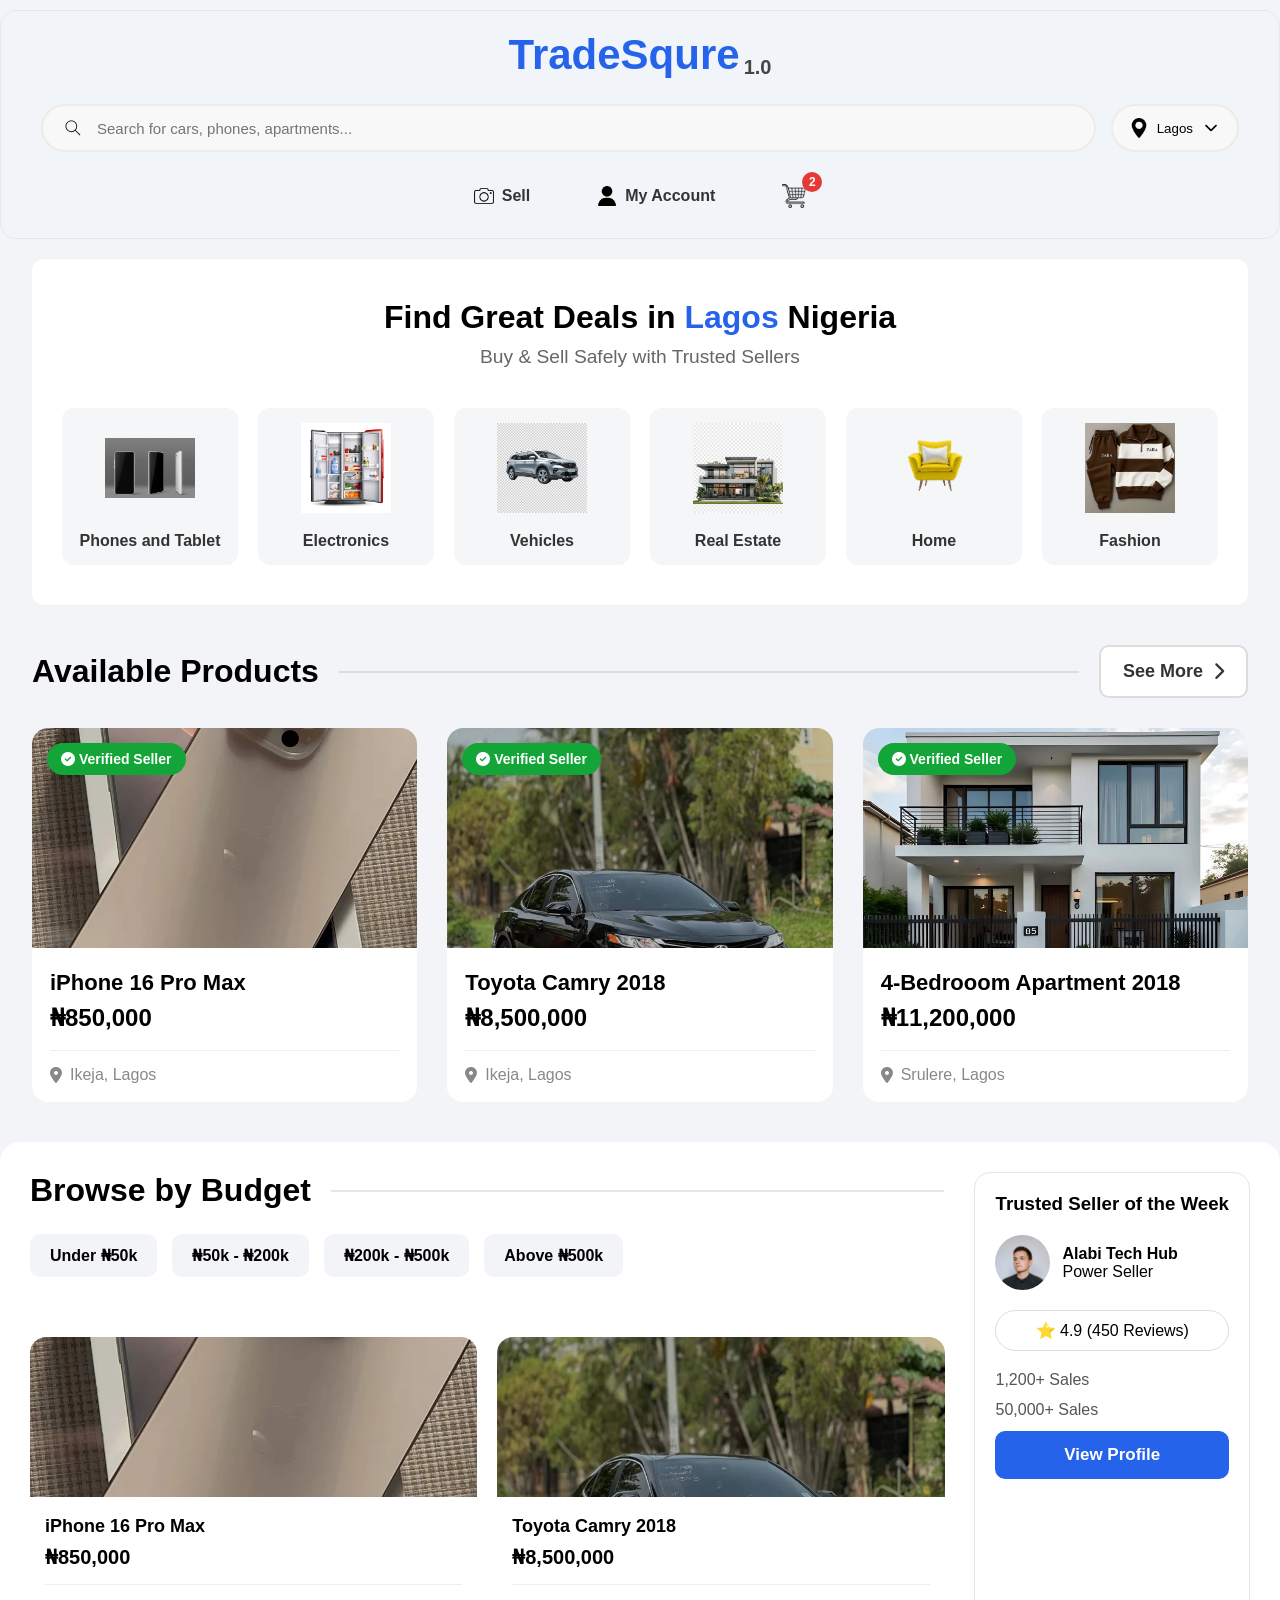
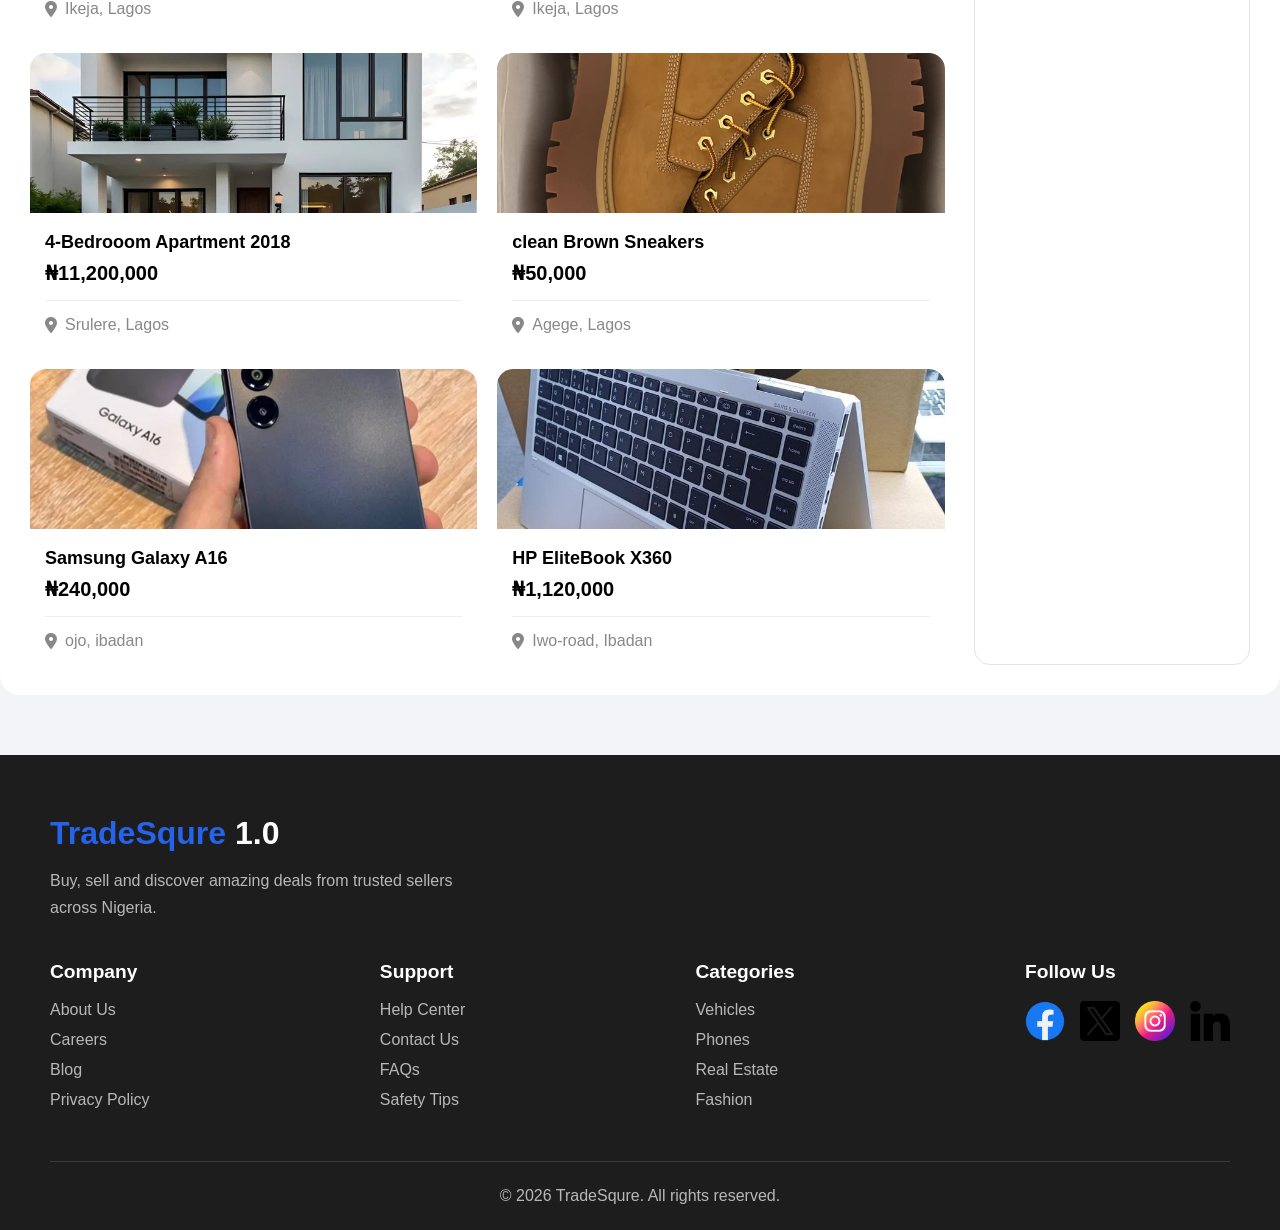
<file: index.html>
<!DOCTYPE html>
<html lang="en">
    <head>
    <meta charset="UTF-8">
    <meta name="viewport" content="width=device-width, initial-scale=1.0">
    <title>NexMart</title>

    <link rel="stylesheet" href="styles/body.css">
    <link rel="stylesheet" href="styles/header.css">
    <link rel="stylesheet" href="styles/home-page/main.css">
    <link rel="stylesheet" href="styles/footer.css">

    <!-- Font Awesome -->
    <link rel="stylesheet"
    href="https://cdnjs.cloudflare.com/ajax/libs/font-awesome/6.7.2/css/all.min.css">
    </head>
    <body>
      
    <header>

        <div class="header-top">

            <h1 class="logo">
                <span class="logo-text">TradeSqure</span>
                <span class="logo-version">1.0</span>
                <img class="logo-mobile" src="images/icons/alphabet.png" alt="">
            </h1>

        </div>

        <div class="header-middle">

            <div class="search-box">

                <div class="search-input">
                    <img class="nav-icon" src="images/icons/search.svg" alt="">
                    <input  id="search" type="text" placeholder="Search for cars, phones, apartments...">
                </div>

            <div class="location-container">

                <button class="location-btn js-location-btn">
                    <img class="nav-icon" src="images/icons/maps-and-flags.png" alt="">
                    <p class="location-text">Lagos</p>
                    <img class="nav-icon" src="images/icons/down-chevron.png" alt="">
                </button>

                <div class="location-dropdown js-location-dropdown">
                    <button data-location="Lagos">Lagos</button>
                    <button data-location="Abuja">Abuja</button>
                    <button data-location="Ibadan">Ibadan</button>
                    <button data-location="Port Harcourt">Port Harcourt</button>
                    <button data-location="Enugu">Enugu</button>
                </div>
                
            </div>

            </div>

        </div>

        <div class="header-bottom">

            <div class="nav-links">

                <a href="#">
                    <img class="nav-icon" src="images/icons/camera.png" alt="">
                    <span>Sell</span>
                </a>

                <a href="#">
                    <img class="nav-icon" src="images/icons/user (1).png" alt="">
                    <span>My Account</span>
                </a>

                <a href="checklist.html" class="cart">
                    <img class="nav-icon-cart" src="images/icons/shopping-cart.png" alt="">
                    <p class="cart-count js-cart-count"></p>
                </a>

            </div>

        </div>

    </header>

        <section class="hero">
            <h1>
                Find Great Deals in
                <span class="js-location-change">Lagos,</span>
                Nigeria
            </h1>
            <p>Buy & Sell Safely with Trusted Sellers</p>
            <div class="categories js-categories">
                
            </div>
        </section>

        <section class="verified-section">
            <div class="section-header">
                <h2>Available Products</h2>
                <div class="line"></div>
                <a href="products-page.html" class="see-more">
                    See More
                    <i class="fa-solid fa-chevron-right"></i>
                </a>
            </div>

            <div class="product-container js-product-container">
                
            </div>
        </section>

        <section class="budget-section">
            <div class="budget-wrapper">
                <div class="budget-left">
                    <div class="budget-header">
                        <h2>Browse by Budget</h2>
                        <div class="line"></div>
                    </div>
                    <div class="budget-buttons">
                        <div class="budget-buttons">
                            <button data-min="0" data-max="50000">
                                Under ₦50k
                            </button>
                            <button data-min="50000" data-max="200000">
                                ₦50k - ₦200k
                            </button>
                            <button data-min="200000" data-max="500000">
                                ₦200k - ₦500k
                            </button>
                            <button data-min="500000" data-max="Infinity">
                                Above ₦500k
                            </button>
                        </div>
                    </div>
                    <div class="budget-products js-budget-products">
                       
                    </div>
                </div>
                <aside class="seller-card">
                    <h3>Trusted Seller of the Week</h3>
                    <div class="seller-profile">
                        <img src="images/avatar.jpg" alt="">
                        <div>
                            <h4>Alabi Tech Hub</h4>
                            <p>Power Seller</p>
                        </div>
                    </div>
                    <div class="rating">⭐ 4.9 (450 Reviews)</div>
                    <div class="stats">
                        <p>1,200+ Sales</p>
                        <p>50,000+ Sales</p>
                    </div>
                    <button>View Profile</button>
                </aside>
            </div>
        </section>

    <footer class="footer">

        <div class="footer-top">
            <div class="footer-logo">
                <h2>TradeSqure <span>1.0</span></h2>
                <p>Buy, sell and discover amazing deals from trusted sellers across Nigeria.</p>
            </div>
        </div>
        <div class="footer-content">
            <div class="footer-column">
                <h3>Company</h3>
                <a href="#">About Us</a>
                <a href="#">Careers</a>
                <a href="#">Blog</a>
                <a href="#">Privacy Policy</a>
            </div>
            <div class="footer-column">
                <h3>Support</h3>
                <a href="#">Help Center</a>
                <a href="#">Contact Us</a>
                <a href="#">FAQs</a>
                <a href="#">Safety Tips</a>
            </div>
            <div class="footer-column">
                <h3>Categories</h3>
                <a href="#">Vehicles</a>
                <a href="#">Phones</a>
                <a href="#">Real Estate</a>
                <a href="#">Fashion</a>
            </div>
            <div class="footer-column">
                <h3>Follow Us</h3>
                <div class="social-icons">
                    <img class="footer-icon" src="images/icons/communication.png" alt="">
                    <img class="footer-icon" src="images/icons/twitter.png" alt="">
                    <img class="footer-icon" src="images/icons/instagram.png" alt="">
                    <img class="footer-icon" src="images/icons/linkedin-big-logo.png" alt="">
                    
                </div>
            </div>
        </div>
        <div class="footer-bottom">
            <p>© 2026 TradeSqure. All rights reserved.</p>
        </div>
    </footer>
    <script type="module" src="script/home-page.js"></script>
    </body>
</html>
</file>
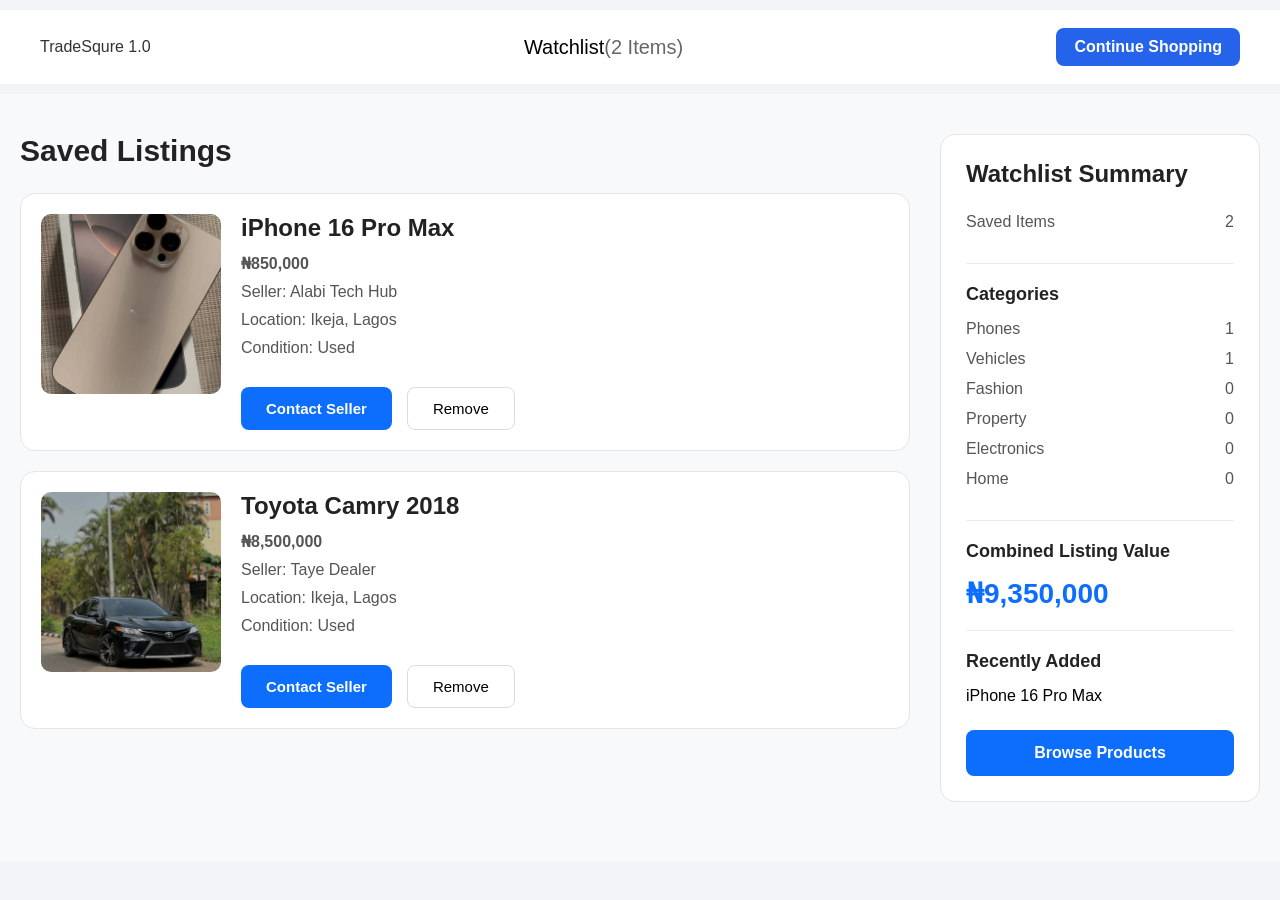
<file: checklist.html>
<!DOCTYPE html>
<html lang="en">
<head>
  <meta charset="UTF-8">
  <meta name="viewport" content="width=device-width, initial-scale=1.0">
  <title>Check List</title>

  <link rel="stylesheet" href="styles/body.css">
  <link rel="stylesheet" href="styles/checklist-page/checkout-header.css">
  <link rel="stylesheet" href="styles/checklist-page/checklist.css">
</head>
<body>

  <header class="cart-header">
    <nav class="cart-navbar">
      <a href="index.html" class="logo">
        <span class="logo-text">TradeSqure</span>
        <span class="logo-version">1.0</span>
        <span class="logo-mobile"></span>
      </a>
      <h2 class="cart-title">
        Watchlist<span class="js-checklist-count"></span>
      </h2>
      <a href="products-page.html" class="continue-shopping">
        Continue Shopping
      </a>
    </nav>
  </header>


  <main class="watchlist-page">
    <div class="watchlist-container">

      <div class="watchlist-items">

        <h2 class="section-title">Saved Listings</h2>

        <div class="saved-items-container js-saved-items">

        <!-- Cart items will be generated here -->

        </div>

      </div>

      <aside class="watchlist-summary">
        <h2 class="summary-title">Watchlist Summary</h2>
        <div class="summary-section">
          <div class="summary-row">
            <p>Saved Items</p>
            <p class="js-saved-items-count">0</p>
          </div>
        </div>
        <div class="summary-section">
        <h3>Categories</h3>
          <div class="summary-row">
              <p>Phones</p>
              <p class="js-phone-count">0</p>
          </div>
          <div class="summary-row">
            <p>Vehicles</p>
            <p class="js-vehicle-count">0</p>
          </div>
          <div class="summary-row">
            <p>Fashion</p>
            <p class="js-fashion-count">0</p>
          </div>
          <div class="summary-row">
            <p>Property</p>
            <p class="js-property-count">0</p>
          </div>
          <div class="summary-row">
            <p>Electronics</p>
            <p class="js-electronics-count">0</p>
          </div>
          <div class="summary-row">
            <p>Home</p>
            <p class="js-home-count">0</p>
          </div>
        </div>
        <div class="summary-section">
          <h3>Combined Listing Value</h3>
          <p class="combined-value js-combined-value"></p>         
        </div> 

        <div class="summary-section">

          <h3>Recently Added</h3>

          <p class="js-last-added">
            No saved items yet
          </p>

        </div>

        <button class="browse-products-btn">
          Browse Products
        </button>

      </aside>

    </div>
  </main>

  <script type="module" src="script/watchlist.js"></script>
 

</body>
</html>
</file>
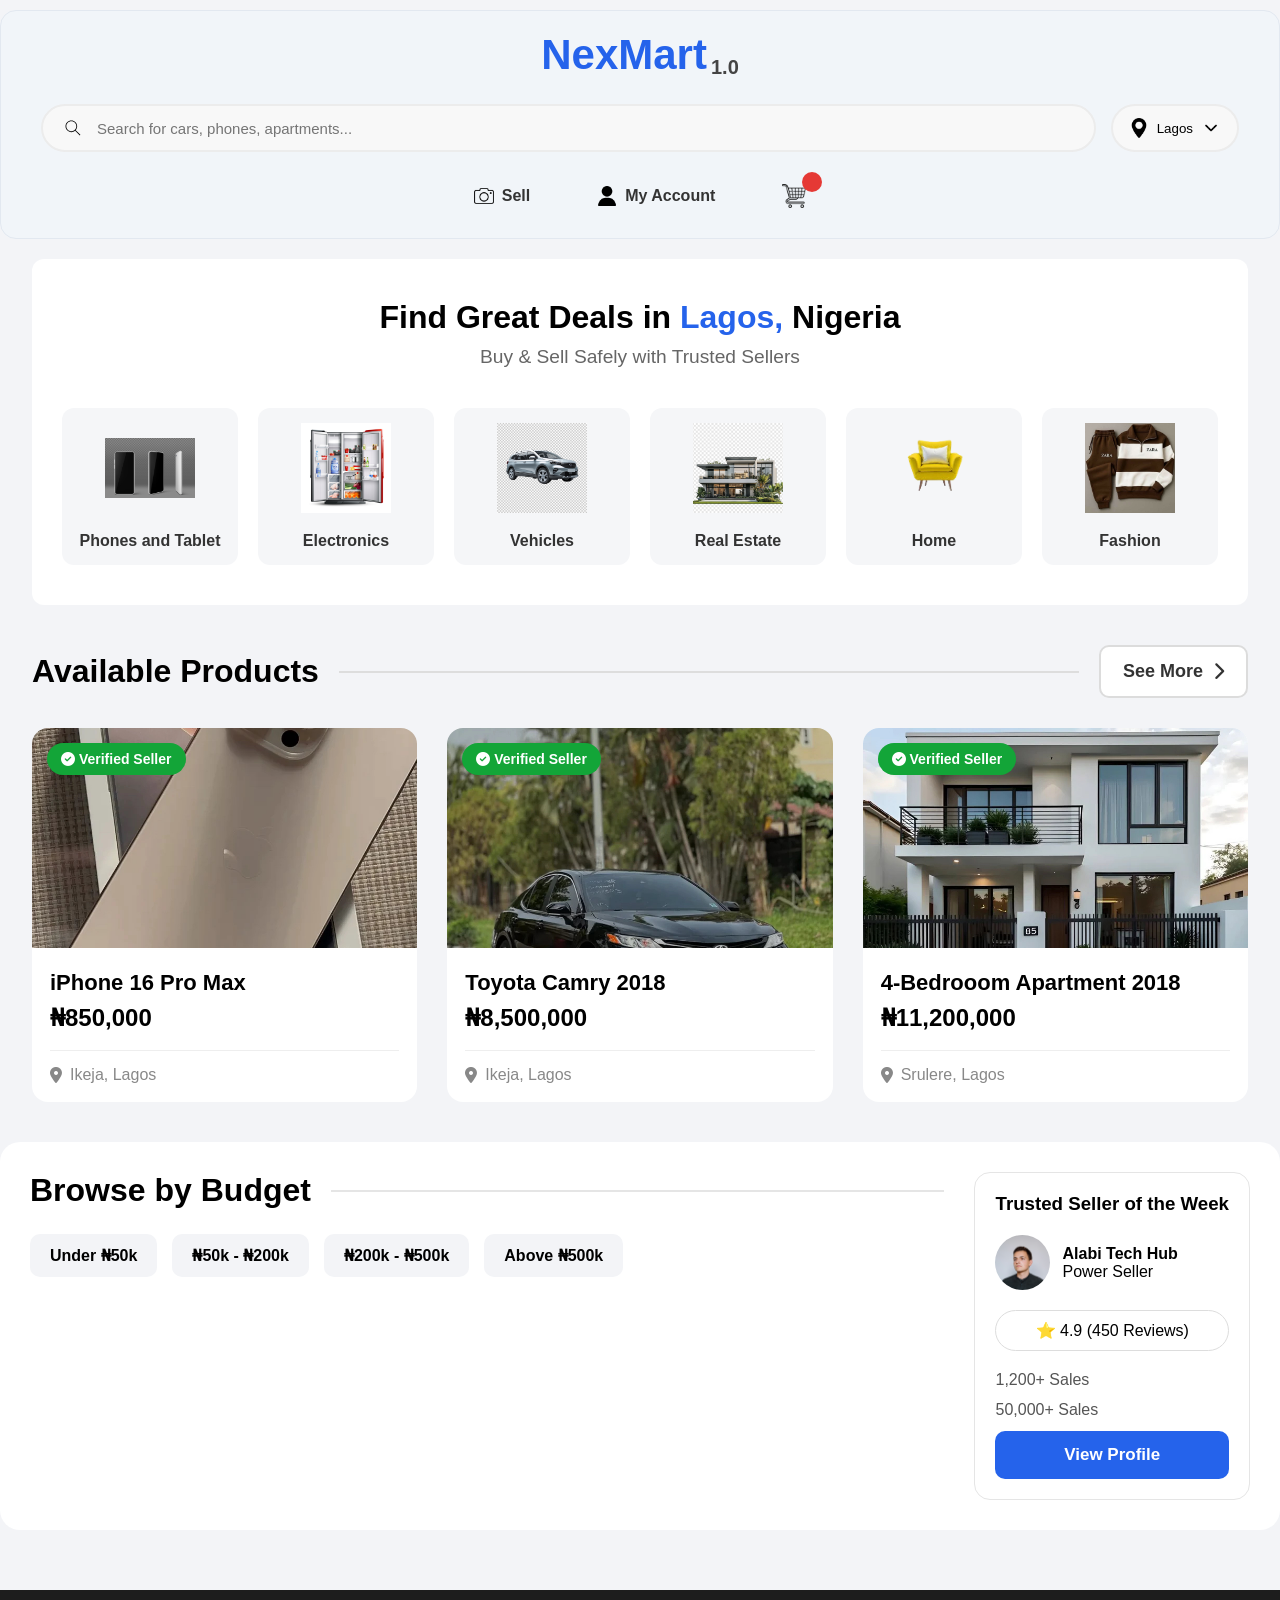
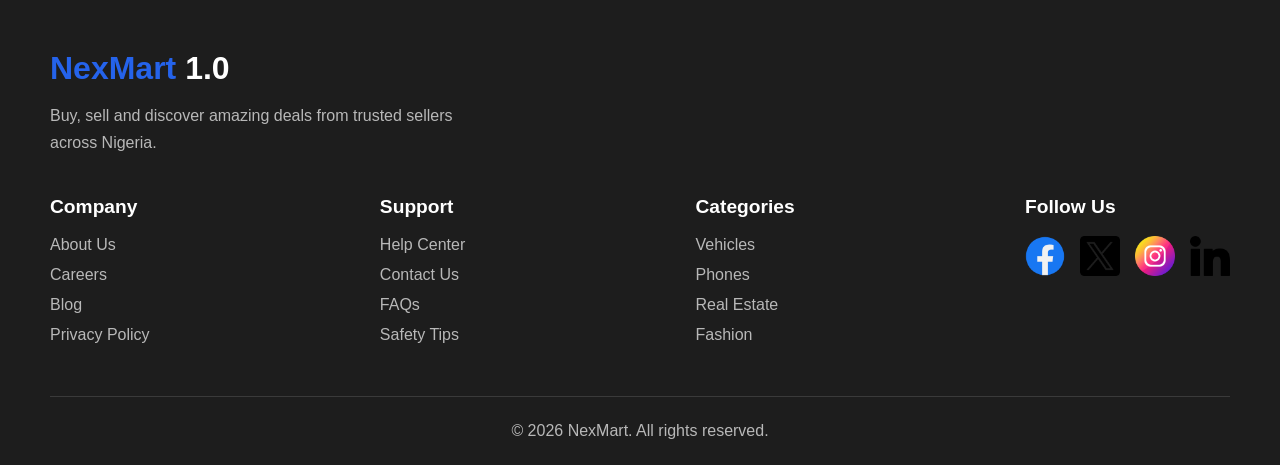
<file: NexMart.html>
<!DOCTYPE html>
<html lang="en">
    <head>
    <meta charset="UTF-8">
    <meta name="viewport" content="width=device-width, initial-scale=1.0">
    <title>NexMart</title>

    <link rel="stylesheet" href="styles/body.css">
    <link rel="stylesheet" href="styles/header.css">
    <link rel="stylesheet" href="styles/home-page/main.css">
    <link rel="stylesheet" href="styles/footer.css">

    <!-- Font Awesome -->
    <link rel="stylesheet"
    href="https://cdnjs.cloudflare.com/ajax/libs/font-awesome/6.7.2/css/all.min.css">
    </head>
    <body>
      
    <header>

        <div class="header-top">

            <h1 class="logo">
                <span class="logo-text">NexMart</span>
                <span class="logo-version">1.0</span>
                <img class="logo-mobile" src="images/icons/alphabet.png" alt="">
            </h1>

        </div>

        <div class="header-middle">

            <div class="search-box">

                <div class="search-input">
                    <img class="nav-icon" src="images/icons/search.svg" alt="">
                    <input  id="search" type="text" placeholder="Search for cars, phones, apartments...">
                </div>

            <div class="location-container">

                <button class="location-btn js-location-btn">
                    <img class="nav-icon" src="images/icons/maps-and-flags.png" alt="">
                    <p class="location-text">Lagos</p>
                    <img class="nav-icon" src="images/icons/down-chevron.png" alt="">
                </button>

                <div class="location-dropdown js-location-dropdown">
                    <button data-location="Lagos">Lagos</button>
                    <button data-location="Abuja">Abuja</button>
                    <button data-location="Ibadan">Ibadan</button>
                    <button data-location="Port Harcourt">Port Harcourt</button>
                    <button data-location="Enugu">Enugu</button>
                </div>
                
            </div>

            </div>

        </div>

        <div class="header-bottom">

            <div class="nav-links">

                <a href="#">
                    <img class="nav-icon" src="images/icons/camera.png" alt="">
                    <span>Sell</span>
                </a>

                <a href="#">
                    <img class="nav-icon" src="images/icons/user (1).png" alt="">
                    <span>My Account</span>
                </a>

                <a href="checklist.html" class="cart">
                    <img class="nav-icon-cart" src="images/icons/shopping-cart.png" alt="">
                    <p class="cart-count js-cart-count"></p>
                </a>

            </div>

        </div>

    </header>

        <section class="hero">
            <h1>
                Find Great Deals in
                <span>Lagos,</span>
                Nigeria
            </h1>
            <p>Buy & Sell Safely with Trusted Sellers</p>
            <div class="categories js-categories">
                
            </div>
        </section>

        <section class="verified-section">
            <div class="section-header">
                <h2>Available Products</h2>
                <div class="line"></div>
                <a href="products-page.html" class="see-more">
                    See More
                    <i class="fa-solid fa-chevron-right"></i>
                </a>
            </div>

            <div class="product-container js-product-container">
                
            </div>
        </section>

        <section class="budget-section">
            <div class="budget-wrapper">
                <div class="budget-left">
                    <div class="budget-header">
                        <h2>Browse by Budget</h2>
                        <div class="line"></div>
                    </div>
                    <div class="budget-buttons">
                        <div class="budget-buttons">
                            <button data-min="0" data-max="50000">
                                Under ₦50k
                            </button>
                            <button data-min="50000" data-max="200000">
                                ₦50k - ₦200k
                            </button>
                            <button data-min="200000" data-max="500000">
                                ₦200k - ₦500k
                            </button>
                            <button data-min="500000" data-max="Infinity">
                                Above ₦500k
                            </button>
                        </div>
                    </div>
                    <div class="budget-products js-budget-products">
                       
                    </div>
                </div>
                <aside class="seller-card">
                    <h3>Trusted Seller of the Week</h3>
                    <div class="seller-profile">
                        <img src="images/avatar.jpg" alt="">
                        <div>
                            <h4>Alabi Tech Hub</h4>
                            <p>Power Seller</p>
                        </div>
                    </div>
                    <div class="rating">⭐ 4.9 (450 Reviews)</div>
                    <div class="stats">
                        <p>1,200+ Sales</p>
                        <p>50,000+ Sales</p>
                    </div>
                    <button>View Profile</button>
                </aside>
            </div>
        </section>

    <footer class="footer">

        <div class="footer-top">
            <div class="footer-logo">
                <h2>NexMart <span>1.0</span></h2>
                <p>Buy, sell and discover amazing deals from trusted sellers across Nigeria.</p>
            </div>
        </div>
        <div class="footer-content">
            <div class="footer-column">
                <h3>Company</h3>
                <a href="#">About Us</a>
                <a href="#">Careers</a>
                <a href="#">Blog</a>
                <a href="#">Privacy Policy</a>
            </div>
            <div class="footer-column">
                <h3>Support</h3>
                <a href="#">Help Center</a>
                <a href="#">Contact Us</a>
                <a href="#">FAQs</a>
                <a href="#">Safety Tips</a>
            </div>
            <div class="footer-column">
                <h3>Categories</h3>
                <a href="#">Vehicles</a>
                <a href="#">Phones</a>
                <a href="#">Real Estate</a>
                <a href="#">Fashion</a>
            </div>
            <div class="footer-column">
                <h3>Follow Us</h3>
                <div class="social-icons">
                    <img class="footer-icon" src="images/icons/communication.png" alt="">
                    <img class="footer-icon" src="images/icons/twitter.png" alt="">
                    <img class="footer-icon" src="images/icons/instagram.png" alt="">
                    <img class="footer-icon" src="images/icons/linkedin-big-logo.png" alt="">
                    
                </div>
            </div>
        </div>
        <div class="footer-bottom">
            <p>© 2026 NexMart. All rights reserved.</p>
        </div>
    </footer>
    <script type="module" src="script/home-page.js"></script>
    </body>
</html>
</file>
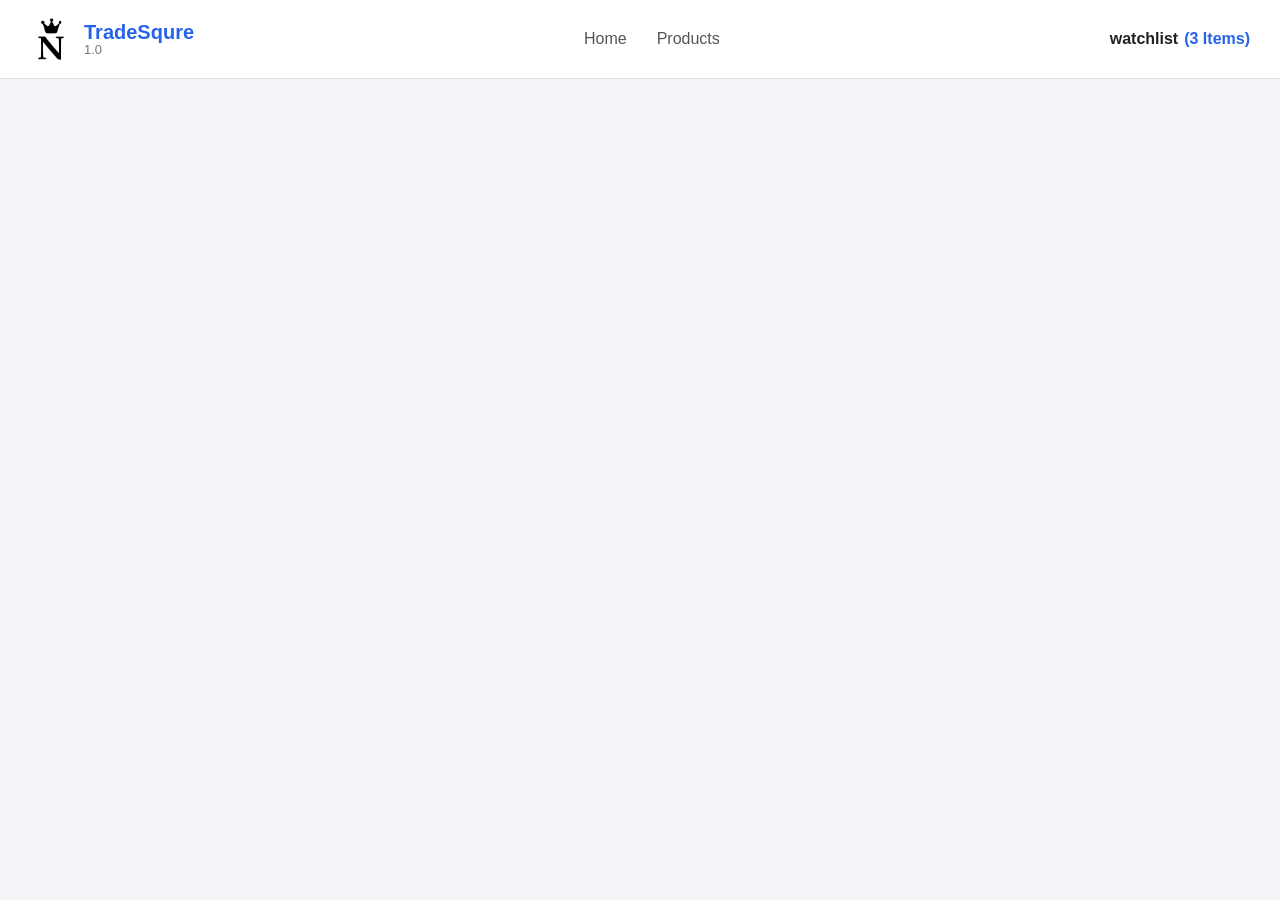
<file: product-details.html>
<!DOCTYPE html>
<html lang="en">
<head>
  <meta charset="UTF-8">
  <meta name="viewport" content="width=device-width, initial-scale=1.0">
  <title>Product Details</title>

  <link rel="stylesheet" href="styles/body.css">
  <link rel="stylesheet" href="styles/product-page/main.css">
  <link rel="stylesheet" href="styles/product-page/product-details-header.css">

</head>

<body>
  <header class="product-header">
    <nav class="product-navbar">

      <a href="index.html" class="logo">
        <img src="images/icons/alphabet.png" alt="TradeSqure Logo" class="app-logo">

        <div class="logo-content">
          <p class="logo-name">TradeSqure</p>
          <p class="logo-version">1.0</p>
        </div>
      </a>

      <div class="header-links">
        <a href="index.html">Home</a>
        <a href="products-page.html">Products</a>
      </div>

      <a href="checklist.html" class="cart-link">
        <p class="cart-text">watchlist</p>
        <p class="cart-count js-watchlist-count">(3 Items)</p>
      </a>

    </nav>
</header>

  <section class="product-details js-product-details">
  </section>
  <div class="watchlist-notification js-watchlist-notification">
    Product added to Watchlist
 </div>

  <script type="module" src="script/product-details.js"></script>
</body>
</html>
</file>
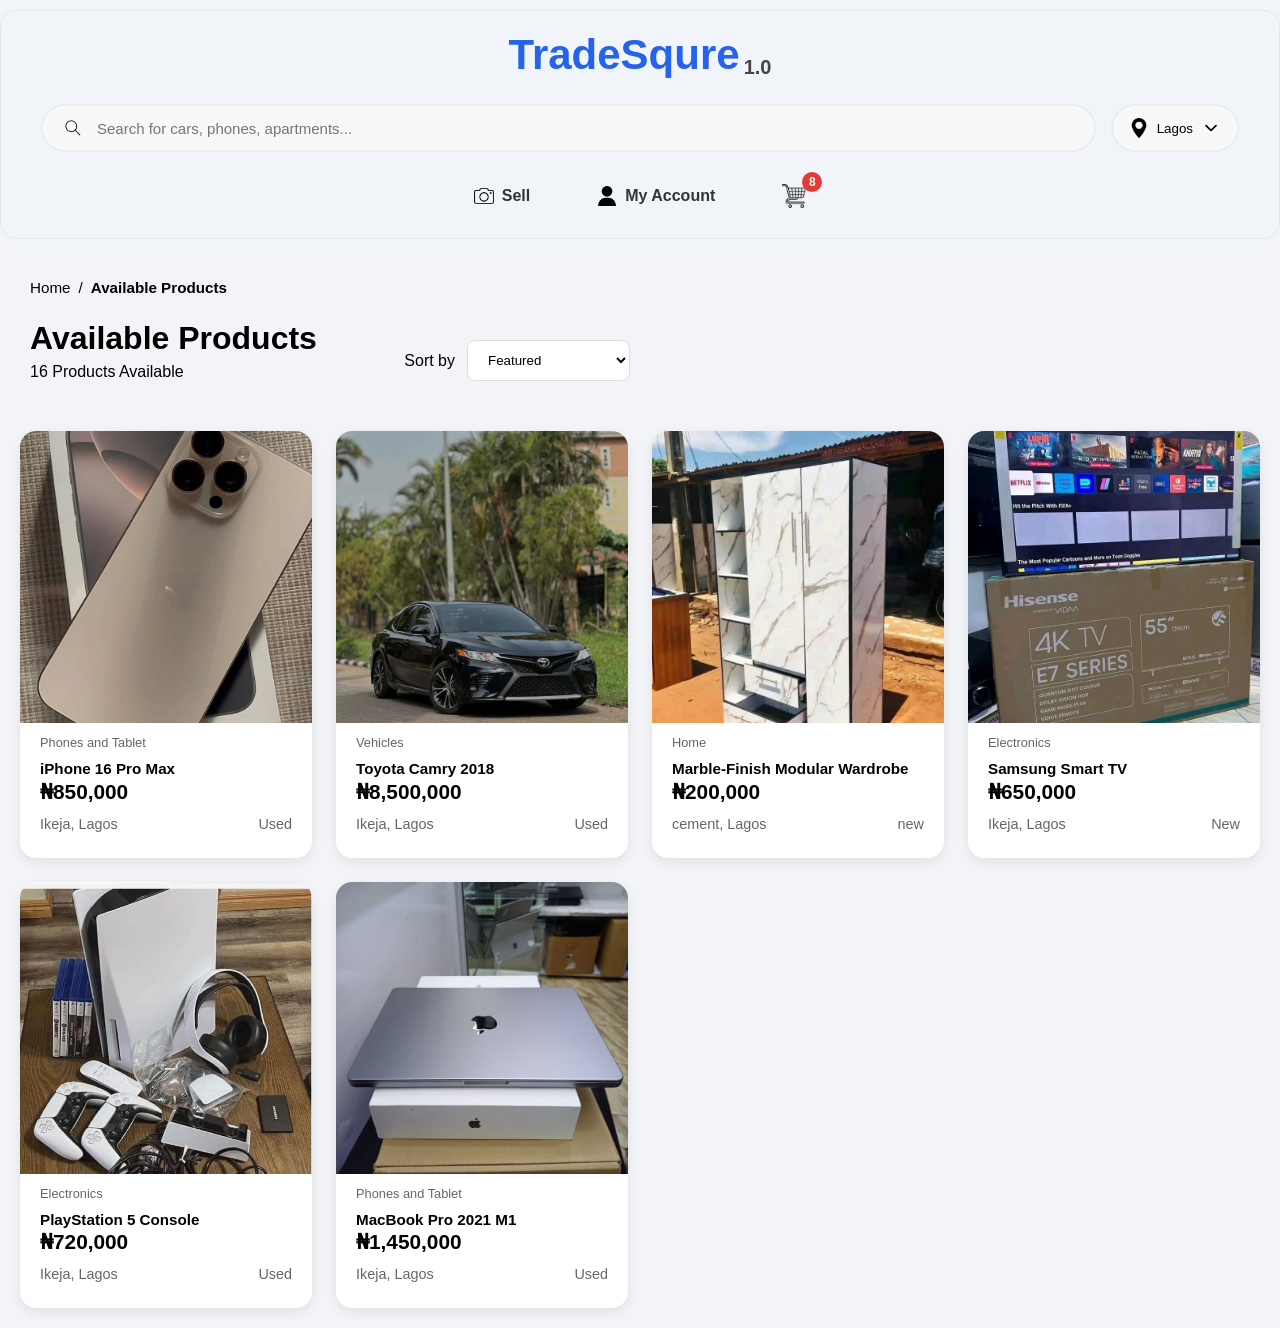
<file: products-page.html>
<!DOCTYPE html>
<html lang="en">
<head>
  <meta charset="UTF-8">
  <meta name="viewport" content="width=device-width, initial-scale=1.0">
  <title>Product List</title>

  <link rel="stylesheet" href="styles/body.css">
  <link rel="stylesheet" href="styles/header.css">
  <link rel="stylesheet" href="styles/footer.css">
  <link rel="stylesheet" href="styles/product-listing/products-main.css">
  <link rel="stylesheet" href="styles/product-listing/products-header.css">
  
</head>
<body>
   <header>

        <div class="header-top">

            <h1 class="logo">
                <span class="logo-text">TradeSqure</span>
                <span class="logo-version">1.0</span>
                <img class="logo-mobile" src="images/icons/alphabet.png" alt="">
            </h1>

        </div>

        <div class="header-middle">

            <div class="search-box">

                <div class="search-input" >
                    <img class="nav-icon" src="images/icons/search.svg" alt="">
                    <input type="text" placeholder="Search for cars, phones, apartments..." id="search">
                </div>

                <button class="location-btn">
                    <img class="nav-icon" src="images/icons/maps-and-flags.png" alt="">
                    <span>Lagos</span>
                    <img class="nav-icon" src="images/icons/down-chevron.png" alt="">
                </button>

            </div>

        </div>

        <div class="header-bottom">

            <div class="nav-links">

                <a href="#">
                    <img class="nav-icon" src="images/icons/camera.png" alt="">
                    <span>Sell</span>
                </a>

                <a href="#">
                    <img class="nav-icon" src="images/icons/user (1).png" alt="">
                    <span>My Account</span>
                </a>

                <a href="#" class="cart">
                    <img class="nav-icon-cart" src="images/icons/shopping-cart.png" alt="">
                    <p class="cart-count">8</p>
                </a>

            </div>

        </div>

    </header>


  <section class="listing-header">
    <nav class="breadcrumb" aria-label="Breadcrumb">
      <a href="index.html">Home</a>
      <span>/</span>
      <span>Available Products</span>
    </nav>

    <div class="listing-header-content">
      <div class="listing-header-info">
        <h1>Available Products</h1>
        <p><span class="js-available-product"></span> Products Available</p>
      </div>

      <div class="listing-sort">
        <label for="sort-products">Sort by</label>

        <select class="js-sort" id="sort-products">
          <option value="featured">Featured</option>
          <option value="newest">Newest</option>
          <option value="low-high">Price: Low to High</option>
          <option value="high-low">Price: High to Low</option>
        </select>
      </div>
    </div>
  </section>

  <section class="products-section">
    <div class="products-grid js-product-grid">

    </div>
  </section>

  <script type="module" src="script/product-list-page.js"></script>
</body>
</html>
</file>
<file: styles/body.css>
*{
    margin:0;
    padding:0;
    box-sizing:border-box;
}

body{
    font-family:Arial, Helvetica, sans-serif;
    background:#f3f4f7;
}

a{
    text-decoration:none;
    color:#333;
}

button{
    cursor:pointer;
    border:none;
    background:none;
}

input{
    border:none;
    outline:none;
}
</file>
<file: styles/header.css>
header {
background: #F1F5F9;
border: 1px solid #E2E8F0;
padding: 20px 40px;
margin: 10px 0;
border-radius: 16px;
}

.header-top {
display: flex;
justify-content: center;
margin-bottom: 25px;
}

.logo {
display: flex;
align-items: end;
gap: 4px;
}

.logo-mobile {
display: none;
}

.logo-text {
font-size: 42px;
font-weight: 700;
color: #2563EB;
}

.logo-version {
font-size: 20px;
font-weight: 600;
color: #444;
}

.header-middle {
margin-bottom: 22px;
}

.search-box {
display: flex;
align-items: center;
gap: 15px;
}

.search-input {
flex: 1;
display: flex;
align-items: center;
padding: 12px 20px;
background: #f8f8f8;
border: 2px solid #ececec;
border-radius: 30px;
transition: .3s;
}

.search-input:focus-within {
border-color: #2563EB;
}

.search-input input {
width: 100%;
margin-left: 14px;
background: transparent;
font-size: 15px;
}

.location-btn {
display: flex;
align-items: center;
gap: 8px;
padding: 12px 16px;
background: #f8f8f8;
border: 2px solid #ececec;
border-radius: 30px;
cursor: pointer;
white-space: nowrap;
transition: .3s;
}


.location-container{
    position:relative;
}

.location-text{
    margin:0;
}

.location-dropdown{
    position:absolute;
    top:calc(100% + 10px);
    right:0;
    width:180px;
    background:#fff;
    border:1px solid #e5e5e5;
    border-radius:10px;
    padding:8px;
    box-shadow:0 8px 20px rgba(0,0,0,.1);
    display:none;
    z-index:100;
}

.location-dropdown.show{
    display:flex;
    flex-direction:column;
}

.location-dropdown button{
    border:none;
    background:#fff;
    text-align:left;
    padding:12px;
    border-radius:7px;
    cursor:pointer;
    font-size:14px;
}

.location-dropdown button:hover{
    background:#f5f5f5;
}




.location-btn:hover {
border-color: #2563EB;
}

.nav-icon {
width: 20px;
height: 20px;
object-fit: contain;
}

.nav-icon-cart {
width: 24px;
height: 24px;
object-fit: contain;
}

.header-bottom {
display: flex;
justify-content: center;
}

.nav-links {
display: flex;
align-items: center;
gap: 35px;
}

.nav-links a {
display: flex;
align-items: center;
gap: 8px;
padding: 10px 16px;
border-radius: 12px;
font-weight: 600;
transition: .3s;
}

.nav-links a:hover {
background: #f6f6f6;
}

.cart {
position: relative;
}

.cart-count {
position: absolute;
top: -2px;
right: 0px;
width: 20px;
height: 20px;
display: flex;
justify-content: center;
align-items: center;
background: #e53935;
color: #fff;
border-radius: 50%;
font-size: 12px;
font-weight: 700;
}

@media(max-width:900px) {

header {
padding: 20px;
}

.search-box {
flex-direction: column;
}

.search-input {
width: 100%;
}

.location-btn {
width: 100%;
justify-content: center;
}

.nav-links {
gap: 20px;
flex-wrap: wrap;
justify-content: center;
}

}

@media(max-width:650px) {

.logo-text,
.logo-version {
display: none;
}

.logo-mobile {
width: 60px;
display: block;
font-size: 42px;
font-weight: 700;
color: #2563EB;
}

.nav-links a span {
display: none;
}

.nav-links {
gap: 10px;
}

.nav-links a {
padding: 10px;
}

.location-btn span {
display: none;
}

.location-btn {
width: auto;
padding: 10px;
}

}
</file>
<file: styles/home-page/main.css>
.hero{
    background:#fff;
    width:95%;
    margin:20px auto;
    padding:40px 30px;
    border-radius:12px;
}

.hero h1{
    font-size:2rem;
    text-align:center;
    font-weight:700;
    margin-bottom:10px;
}

.hero h1 span{
    color:#2563EB;
}

.hero p{
    text-align:center;
    color:#666;
    font-size:1.2rem;
    margin-bottom:40px;
}

.categories{
    display:flex;
    justify-content:space-between;
    gap:20px;
    flex-wrap:wrap;
}

.category{
    flex:1 1 140px;
    background:#f5f6f8;
    border-radius:12px;
    text-align:center;
    padding: 15px;
}

.category img{
    width:90px;
    height:90px;
    object-fit:contain;
    margin-bottom:15px;
}

.category h3{
    font-size:16px;
    color:#333;
}

@media(max-width:768px){

    .hero h1{
        font-size:2rem;
    }

    .categories{
        justify-content:center;
    }

    .category{
        flex:1 1 180px;
    }
}

@media(max-width: 400px) {
    
    .categories{
        justify-content: center;
    }
    
    .category {
        flex: 1 1 1 50px;
    }
}

.verified-section{
    width:95%;
    margin:40px auto;
}

.section-header{
    display:flex;
    align-items:center;
    gap:20px;
    margin-bottom:30px;
}

.section-header h2{
    font-size:2rem;
    white-space:nowrap;
}

.line{
    flex:1;
    height:2px;
    background:#ddd;
}

.see-more{
    padding:14px 22px;
    background:white;
    border:2px solid #dcdcdc;
    border-radius:10px;
    font-size:18px;
    display:flex;
    align-items:center;
    gap:10px;
    font-weight:600;
}

.product-container{
    display:flex;
    gap:30px;
    flex-wrap:wrap;
}

.product-card{
    flex:1 1 300px;
    background:white;
    border-radius:16px;
    overflow:hidden;
    transition:.3s;
}

.image-wrapper{

    position:relative;

}
.image-wrapper img{
    width:100%;
    height:220px;
    object-fit:cover;
}

.badge{
    position:absolute;

    top:15px;
    left:15px;
    padding:8px 14px;
    border-radius:50px;

    color:white;
    font-size:14px;
    font-weight:600;
}
.verified{
    background:#13a538;
}

.orange {
    background-color: #ff9900;
}

.product-info{
    padding:18px;
}

.product-info h3{
    margin-bottom:8px;
    font-size:22px;
}

.product-info h4{
    font-size:24px;
    margin-bottom:18px;
}

.location{
    display:flex;
    align-items:center;
    gap:8px;
    color:#888;
    border-top:1px solid #eee;
    padding-top:15px;
}

@media(max-width:700px){
.section-header{
    flex-wrap:wrap;
}
.line{
    display:none;
}
.product-container{
    flex-direction:column;
}
}



.budget-section{
    background:#fff;
    padding:30px;
    border-radius:20px;
    margin:40px 0;
}

.budget-wrapper{
    display:flex;
    gap:30px;
    flex-wrap: wrap;
}

.budget-left{
    flex:1;
    min-width: 0;
}

.budget-header{
    display:flex;
    align-items:center;
    gap:20px;
    margin-bottom:25px;
}

.budget-header h2{
    font-size:2rem;
}

.budget-header .line{
    flex:1;
    height:2px;
    background:#e5e5e5;
}

.budget-buttons{
    display:flex;
    gap:15px;
    flex-wrap: wrap;
    margin-bottom:30px;
}

.budget-buttons button{
    padding:12px 20px;
    background:#f3f4f7;
    border:none;
    border-radius:10px;
    font-size:16px;
    font-weight:600;
    cursor:pointer;
}

.budget-buttons button.active{
  background:#f68b1e;
  color:white;
}

.budget-products{
    display:flex;
    gap:20px;
    flex-wrap: wrap;
}

.budget-card{
    flex:1 1 220px;
    background:#fff;
    border-radius:14px;
    overflow:hidden;
}

.budget-card img{
    width:100%;
    height:160px;
    object-fit:cover;
}

.card-info{
    padding:15px;
}

.card-info h3{
    font-size:18px;
    margin-bottom:8px;
}

.card-info h4{
    font-size:20px;
    margin-bottom:15px;
}

.seller-card{
    flex: 0 0 280;
    background:#fff;
    border:1px solid #e5e5e5;
    border-radius:16px;
    padding:20px;
}

.seller-profile{
    display:flex;
    align-items:center;
    gap:12px;
    margin:20px 0;
}

.seller-profile img{
    width:55px;
    height:55px;
    border-radius:50%;
    object-fit:cover;
}

.rating{
    border:1px solid #ddd;
    border-radius:30px;
    padding:10px;
    text-align:center;
    margin-bottom:20px;
}

.stats p{
    margin-bottom:12px;
    color:#555;
}

.seller-card button{
    width:100%;
    padding:14px;
    border:none;
    border-radius:10px;
    background:#2563EB;
    color:#fff;
    font-size:17px;
    font-weight:600;
    cursor:pointer;
}

@media(max-width:768px){

    .budget-wrapper{
        flex-direction:column;
    }

    .seller-card{
        width:100%;
        flex:none;
    }

}


@media(max-width:600px){

    .budget-products{
        flex-direction:column;
    }

    .budget-card{
        width:100%;
    }

}
</file>
<file: styles/footer.css>
.footer{
    background:#1d1d1d;
    color:#fff;
    padding:60px 50px 25px;
    margin-top:60px;
}

.footer-top{
    margin-bottom:40px;
}

.footer-logo h2{
    font-size:2rem;
    color:#2563EB;
}

.footer-logo span{
    color:#fff;
}

.footer-logo p{
    margin-top:15px;
    max-width:450px;
    color:#b8b8b8;
    line-height:1.7;
}

.footer-content{
    display:flex;
    justify-content:space-between;
    gap:40px;
    margin-bottom:40px;
}

.footer-column{
    display:flex;
    flex-direction:column;
}

.footer-column h3{
    margin-bottom:18px;
    font-size:1.2rem;
}

.footer-column a{
    color:#b8b8b8;
    text-decoration:none;
    margin-bottom:12px;
    transition:.3s;
}

.footer-column a:hover{
    color:#6dc449;
}

.social-icons{
    display:flex;
    gap:15px;
}

.social-icons a{
    width:42px;
    height:42px;
    border-radius:50%;
    background:#2f2f2f;
    display:flex;
    justify-content:center;
    align-items:center;
    color:#fff;
    font-size:18px;
    transition:.3s;
}

.social-icons :hover{
    cursor: pointer;
}

.footer-bottom{
    border-top:1px solid #3a3a3a;
    padding-top:25px;
    text-align:center;
    color:#b8b8b8;
}

.footer-icon {
    width: 40px;
    height: 40px;
    object-fit: contain;
}

@media (max-width:768px){

    .footer-content{
        display:grid;
        grid-template-columns:repeat(2,1fr);
        gap:30px;
    }

    .footer{
        padding:50px 30px 20px;
    }

}
</file>
<file: styles/checklist-page/checkout-header.css>
.cart-header{
padding:18px 40px;
background:#fff;
margin:10px 0;
}

.cart-navbar{
display:flex;
justify-content:space-between;
align-items:center;
gap:20px;
}

.app-logo {
  display: none;
}

.cart-title{
font-size:20px;
font-weight:500;
}

.cart-title span{
font-size:20px;
font-weight:500;
color:#666;
}

.continue-shopping{
padding:10px 18px;
background:#2563EB;
color:#fff;
border-radius:8px;
font-weight:600;
transition:.3s;
}

.continue-shopping:hover{
background:#2563EB;
}
</file>
<file: styles/checklist-page/checklist.css>
.watchlist-page{
padding:40px 20px 60px;
background:#f8f9fb;
}

.watchlist-container{
max-width:1300px;
margin:0 auto;
display:flex;
gap:30px;
align-items:flex-start;
}

.watchlist-items{
flex:1;
}

.section-title{
font-size:30px;
margin-bottom:25px;
color:#222;
}

.saved-items-container{
display:flex;
flex-direction:column;
gap:20px;
}

.watchlist-card{
display:flex;
gap:20px;
background:#fff;
border:1px solid #e5e5e5;
border-radius:15px;
padding:20px;
}

.watchlist-image{
flex:0 0 180px;
height:180px;
}

.watchlist-image img{
width:100%;
height:100%;
object-fit:cover;
border-radius:10px;
display:block;
}

.watchlist-details{
flex:1;
display:flex;
flex-direction:column;
}

.watchlist-details h3{
font-size:24px;
margin-bottom:12px;
color:#222;
}

.price{
font-size:28px;
font-weight:700;
color:#0d6efd;
margin-bottom:15px;
}

.watchlist-details p{
margin-bottom:10px;
font-size:16px;
color:#555;
}

.watchlist-actions{
margin-top:auto;
display:flex;
gap:15px;
padding-top:20px;
}

.contact-seller-btn{
padding:12px 25px;
border:none;
border-radius:8px;
background:#0d6efd;
color:#fff;
font-size:15px;
font-weight:600;
cursor:pointer;
transition:.3s;
}

.contact-seller-btn:hover{
background:#0b5ed7;
}

.remove-btn{
padding:12px 25px;
border:1px solid #dcdcdc;
background:#fff;
border-radius:8px;
font-size:15px;
cursor:pointer;
transition:.3s;
}

.remove-btn:hover{
background:#f5f5f5;
}

.watchlist-summary{
width:320px;
background:#fff;
border:1px solid #e5e5e5;
border-radius:15px;
padding:25px;
position:sticky;
top:100px;
}

.summary-title{
font-size:24px;
margin-bottom:25px;
color:#222;
}

.summary-section{
padding-bottom:20px;
margin-bottom:20px;
border-bottom:1px solid #ececec;
}

.summary-section:last-of-type{
border-bottom:none;
margin-bottom:25px;
padding-bottom:0;
}

.summary-section h3{
font-size:18px;
margin-bottom:15px;
color:#222;
}

.summary-row{
display:flex;
justify-content:space-between;
align-items:center;
margin-bottom:12px;
font-size:16px;
color:#555;
}

.combined-value{
font-size:28px;
font-weight:700;
color:#0d6efd;
}

.browse-products-btn{
width:100%;
padding:14px;
border:none;
border-radius:8px;
background:#0d6efd;
color:#fff;
font-size:16px;
font-weight:600;
cursor:pointer;
transition:.3s;
}

.browse-products-btn:hover{
background:#0b5ed7;
}

.empty-watchlist  {
  margin: 20px 60px;
  
}

 .see-more{
    padding:8px 14px;
    background:white;
    border:2px solid #dcdcdc;
    border-radius:10px;
    display:flex;
    max-width: 230px;
    align-items:center;
    font-weight:600;
    margin: 0px 60px;
    white-space: nowrap;
}
.see-more img{
  width: 30px;
  margin-left: 10px;
}

@media(max-width:992px){

.watchlist-container{
flex-direction:column;
}

.watchlist-summary{
width:100%;
position:static;
order:-1;
}

}

@media(max-width:768px){

.watchlist-page{
padding:25px 15px 40px;
}

.section-title{
font-size:26px;
}

.watchlist-card{
flex-direction:column;
}

.watchlist-image{
width:100%;
height:260px;
flex:none;
}

.watchlist-details h3{
font-size:22px;
}

.price{
font-size:24px;
}

.watchlist-actions{
flex-direction:column;
}

.contact-seller-btn,
.remove-btn{
width:100%;
}

}

@media(max-width:480px){

.watchlist-image{
height:220px;
}

.summary-title{
font-size:22px;
}

.combined-value{
font-size:24px;
}

}
</file>
<file: styles/product-page/main.css>
.product-top{
display:flex;
justify-content: space-between;
gap:50px;
align-items:flex-start;
margin-bottom:50px;
}

.breadcrumb{
    display:flex;
    align-items:center;
    gap:10px;
    margin:30px 20px;
    font-size:15px;
    flex-wrap:wrap;
}

.breadcrumb a{
    color:#666;
    text-decoration:none;
    transition:.3s;
}

.breadcrumb a:hover{
    color:#2ea84f;
}

.breadcrumb span{
    color:#aaa;
    font-size:18px;
}

.breadcrumb p{
    color:#222;
    font-weight:600;
    margin:0;
}

.product-details{
margin:40px 0 60px;
padding:0 20px;
}

.product-gallery{
flex:0 0 450px;
width:100%;
display:flex;
flex-direction:column;
align-items:center;
gap:12px;
}

.main-image{
background:#f8f8f8;
aspect-ratio:1/1;
border:1px solid #e5e5e5;
border-radius:15px;
padding:30px;
width:100%;
max-width:400px;
}

.main-image img{
width:100%;
height:100%;
object-fit:cover;
display:block;
border-radius:10px;
}

.image-thumbnails{
display:flex;
justify-content:center;
gap:8px;
width:100%;
max-width:400px;
overflow-x:auto;
}

.image-thumbnails img{
width:60px;
height:60px;
object-fit:cover;
border:2px solid #e5e5e5;
border-radius:8px;
cursor:pointer;
flex-shrink:0;
}

.product-info{
    flex:1;
}

.product-info h1{
    font-size:2.2rem;
    margin-bottom:15px;
}

.price{
    font-size:2rem;
    color:#2563EB;
    font-weight:700;
    margin-bottom:20px;
}

.rating{
    margin-bottom:25px;
    font-size:18px;
}

.rating span{
    color:#666;
    font-size:15px;
}

.product-meta{
    display:flex;
    flex-direction:column;
    gap:15px;
    margin-bottom:35px;
}

.product-meta p{
    color:#555;
}

.quantity{
    display:flex;
    align-items:center;
    gap:15px;
    margin-bottom:30px;
}

.quantity button{
    width:40px;
    height:40px;
    border:1px solid #ddd;
    background:#fff;
    cursor:pointer;
    font-size:20px;
}

.quantity span{
    font-size:20px;
    font-weight:600;
}

.cart-buttons-container {
    display: flex;
    gap: 20px;
}

.add-cart{
    
    padding:10px;
    border:none;
    border-radius:10px;
    background:#2563EB;
    color:#fff;
    font-size:18px;
    font-weight:600;
    cursor:pointer;
    white-space: nowrap;
}

.product-bottom{
display:grid;
grid-template-columns:1fr 1fr;
gap:30px;
padding:0 20px;

}



.description h2{
    margin-bottom:20px;
    font-size:2rem;
}

.description p{
    color:#555;
    line-height:1.8;
}

.description,
.specifications{
background:#fff;
padding:30px;
border-radius:15px;
height:100%;
margin-bottom: 20px;
}

.specifications h2{
    margin-bottom:25px;
    font-size:2rem;
}

.specs-table{
    display:flex;
    flex-direction:column;
}

.spec-row{
    display:flex;
    justify-content:space-between;
    align-items:center;
    gap:20px;
    padding:16px 0;
    border-bottom:1px solid #eee;
    white-space: nowrap;
}

.spec-row span{
    color:#777;
    font-weight:600;
}

.spec-row p{
    font-weight:500;
}

.watchlist-notification{
    position:fixed;
    top:90px;
    right:30px;
    background:#222;
    color:#fff;
    padding:14px 20px;
    border-radius:8px;
    font-size:15px;
    opacity:0;
    visibility:hidden;
    transform:translateY(-10px);
    transition:.3s;
    z-index:1000;
}

.watchlist-notification.show{
    opacity:1;
    visibility:visible;
    transform:translateY(0);
}



/*Tablet*/

@media (max-width:868px){

.product-details{
padding:0 15px;
}

.product-top{
flex-direction:column;
gap:35px;
}

.product-gallery{
flex:none;
width:100%;
}

.main-image{
max-width:450px;
margin:auto;
}
.image-thumbnails{
max-width:400px;
}

.product-bottom{
grid-template-columns:1fr;
padding:0;
}

.product-info h1{
font-size:1.8rem;
}

.price{
font-size:1.6rem;
}

.description,
.specifications{
padding:20px;
}

.description h2,
.specifications h2{
font-size:1.6rem;
}

}

/*Mobile*/

@media (max-width:480px){

    .product-details{
        padding:0 10px;
    }

    .main-image{
        padding:15px;
    }
    .image-thumbnails img{
        width:60px;
        height:60px;
    }

    .product-info h1{
        font-size:1.5rem;
    }

    .price{
        font-size:1.35rem;
    }

    .rating{
        font-size:16px;
    }

    .rating span{
        font-size:14px;
    }

    .quantity{
        justify-content:center;
    }

    .quantity button{
        width:36px;
        height:36px;
        font-size:18px;
    }

    .add-cart{
        padding:14px;
        font-size:16px;
    }

    .spec-row{
        flex-direction:column;
        align-items:flex-start;
        gap:6px;
    }

    .description,
    .specifications{
        padding:15px;
    }

    .description h2,
    .specifications h2{
        font-size:1.4rem;
    }
    .watchlist-notification{
        top:75px;
        right:15px;
        left:15px;
        text-align:center;
    }
}
</file>
<file: styles/product-page/product-details-header.css>
.product-header{
    background:#fff;
    border-bottom:1px solid #e5e5e5;
    padding:18px 30px;
}

.product-navbar{
    max-width:1300px;
    margin:0 auto;
    display:flex;
    justify-content:space-between;
    align-items:center;
    gap:30px;
}

.logo{
    display:flex;
    align-items:center;
    gap:12px;
    text-decoration:none;
}

.app-logo{
    width:42px;
    height:42px;
    object-fit:contain;
}

.logo-content{
    display:flex;
    flex-direction:column;
    line-height:1.1;
}

.logo-name{
    font-size:20px;
    font-weight:700;
    color:#2563EB;
}

.logo-version{
    font-size:13px;
    color:#777;
}

.header-links{
    display:flex;
    align-items:center;
    gap:30px;
}

.header-links a{
    text-decoration:none;
    color:#555;
    font-weight:500;
    transition:.3s;
}

.header-links a:hover{
    color:#2563EB;
}

.cart-link{
    display:flex;
    align-items:center;
    gap:6px;
    text-decoration:none;
    color:#222;
    font-weight:600;
}

.cart-count{
    color:#2563EB;
}

@media (max-width:768px){

    .product-header{
        padding:15px 20px;
    }

    .product-navbar{
        flex-wrap:wrap;
        justify-content:space-around;
        align-items: center;
        gap:20px;
    }

    .header-links{
        order:3;
        width:100%;
        justify-content:center;
    }

    .logo-name{
        font-size:18px;
    }
}

@media (max-width:480px){

    .product-header{
        padding:15px;
    }

    .product-navbar{
        gap:15px;
    }

    .header-links{
        gap:20px;
    }

    .logo-name{
        font-size:17px;
    }

    .logo-version{
        display:none;
    }

    .app-logo{
        width:36px;
        height:36px;
    }

    .cart-link{
        font-size:15px;
    }
}
</file>
<file: styles/product-listing/products-main.css>
.product-link{
text-decoration:none;
color:inherit;
display:block;
}

.products-section {
  padding: 2rem 0 4rem;
  padding: 20px;
}

.products-grid {
  display: grid;
  grid-template-columns: repeat(4, 1fr);
  gap: 1.5rem;
}

.product-card {
  background: #fff;
  border-radius: 1rem;
  overflow: hidden;
  box-shadow: 0 4px 12px rgba(0,0,0,.08);
  transition: .3s ease;
}

.product-card:hover {
  transform: translateY(-6px);
  box-shadow: 0 12px 25px rgba(0,0,0,.12);
}

.product-image {
  display: block;
  aspect-ratio: 1 / 1;
  overflow: hidden;
}

.product-image img {
  width: 100%;
  height: 100%;
  object-fit: cover;
  display: block;
  transition: transform .3s ease;
}

.product-card:hover .product-image img {
  transform: scale(1.05);
}

.product-info {
  padding: 10px 20px;
}

.product-category {
  display: inline-block;
  font-size: .8rem;
  color: #666;
  margin-bottom: .5rem;
}

.product-title {
  font-size: .95rem;
  line-height: 1.4;
  overflow: hidden;
}

.product-price {
  font-size: 1.3rem;
  font-weight: 700;
  color: var(--primary-color);
  margin-bottom: .75rem;
}

.product-meta {
  display: flex;
  justify-content: space-between;
  color: #666;
  font-size: .9rem;
  margin-bottom: 1rem;
}

.view-details-btn {
  display: inline-block;
  width: 100%;
  padding: .8rem;
  text-align: center;
  text-decoration: none;
  border-radius: .6rem;
  background: var(--primary-color);
  color: #fff;
  font-weight: 600;
  transition: .3s;
}

.view-details-btn:hover {
  opacity: .9;
}


@media (max-width: 1100px) {
  .products-grid {
    grid-template-columns: repeat(3, 1fr);
  }
}

@media (max-width: 700px) {
  .products-grid {
    grid-template-columns: repeat(2, 1fr);
    gap: 1rem;
  }
}

@media (max-width: 380px) {
  .products-grid {
    grid-template-columns: 1fr;
  }
}
</file>
<file: styles/product-listing/products-header.css>
.listing-header {
  padding: 2rem 0;
  padding: 30px;
}

.breadcrumb {
  display: flex;
  flex-wrap: wrap;
  align-items: center;
  gap: .5rem;
  margin-bottom: 1.5rem;
  font-size: .95rem;
}

.breadcrumb a {
  color: var(--text-secondary);
  text-decoration: none;
}

.breadcrumb a:hover {
  color: var(--primary-color);
}

.breadcrumb span:last-child {
  color: var(--text-color);
  font-weight: 600;
}

.listing-header-content {
  display: flex;
  justify-content: space-between;
  align-items: flex-end;
  gap: 2rem;
  width: 600px;
}

.listing-header-info h1 {
  margin-bottom: .4rem;
  font-size: 2rem;
}

.listing-header-info p {
  color: var(--text-secondary);
}

.listing-sort {
  display: flex;
  align-items: center;
  gap: .75rem;
}

.listing-sort label {
  white-space: nowrap;
}
.listing-sort select {
  padding: .7rem 1rem;
  border: 1px solid #ddd;
  border-radius: .5rem;
  background: #fff;
  cursor: pointer;
}

@media (max-width: 768px) {
  .listing-header-content {
    flex-direction: column;
    align-items: flex-start;
  }

  .listing-sort {
    width: 100%;
  }

  .listing-sort select {
    width: 100%;
  }
}
</file>
